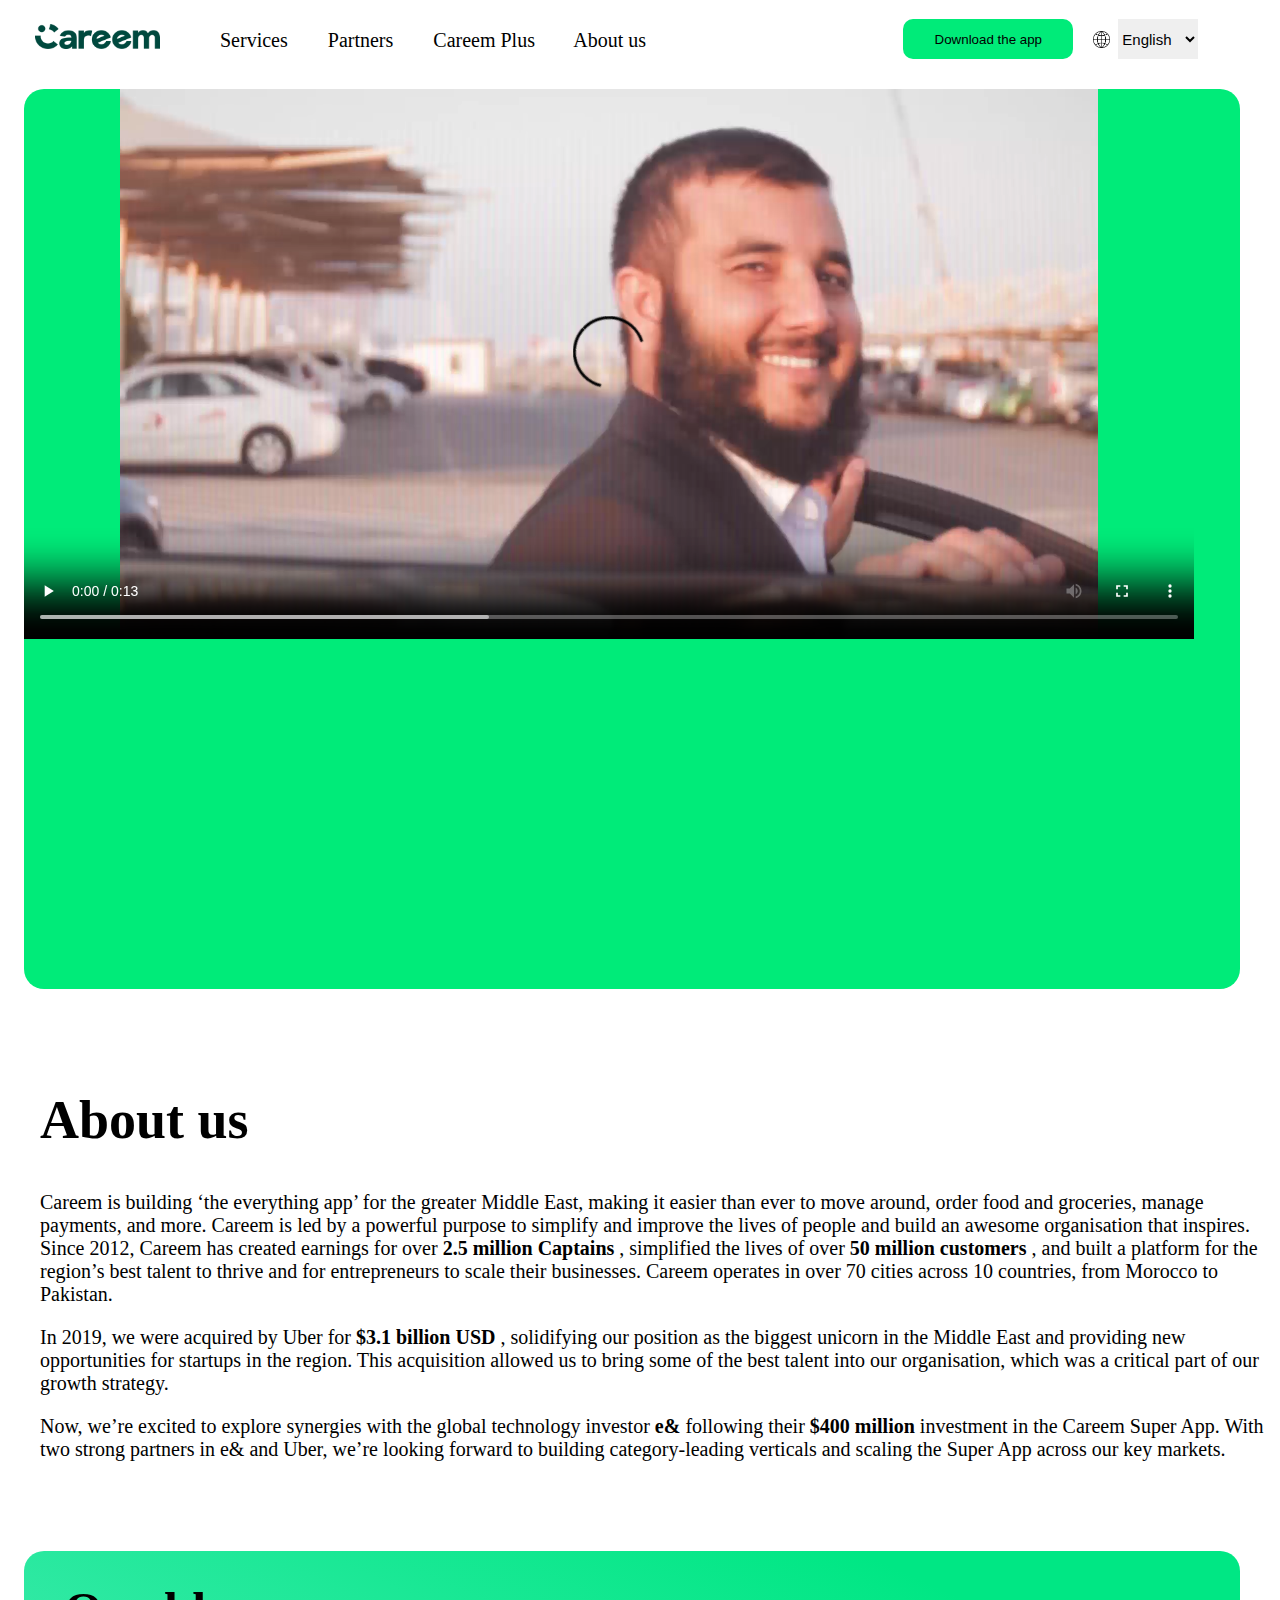
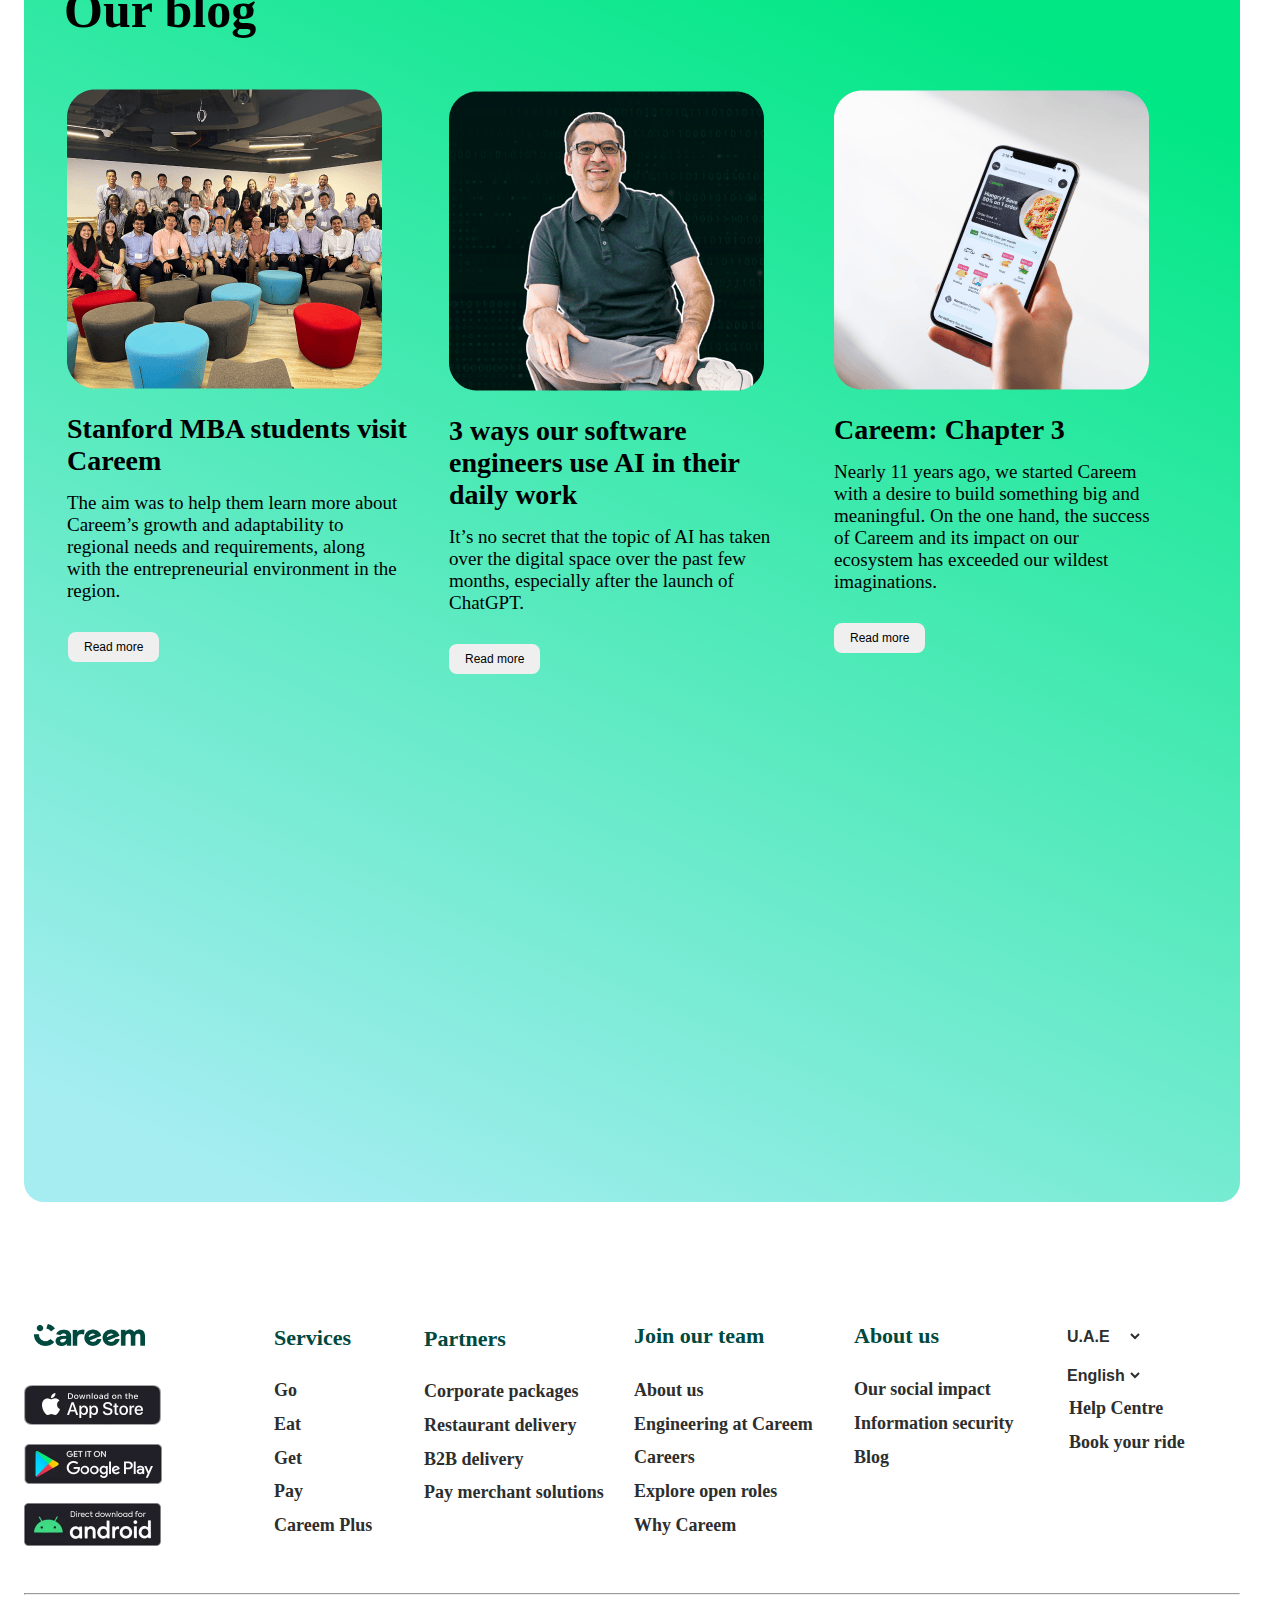
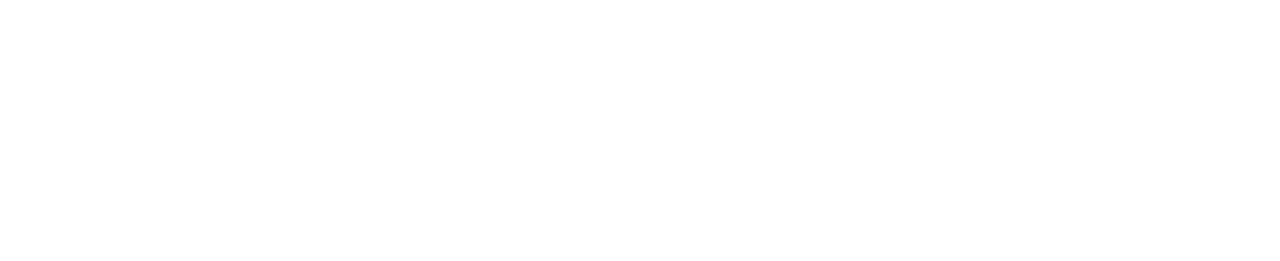
<file: Aboutus.html>
<!DOCTYPE html>
<html lang="en">
<head>
    <meta charset="UTF-8">
    <meta name="viewport" content="width=device-width, initial-scale=1.0">
    <title> About us | Careem</title>
    <link rel="stylesheet" href="style.css">
    <script src="//cdn.jsdelivr.net/npm/bootstrap@5.3.1/dist/css/bootstrap.min.css"></script>
</head>
<body>
    <script src="https://cdn.jsdelivr.net/npm/bootstrap@5.3.1/dist/js/bootstrap.bundle.min.js"></script>
        <div class="Careem">
        <div class="mainheader">
            <div class="mainnav">
                <ul class="navbar"> 
                    <li class="careem"><img src="./images/careem_logo_new_36c7f7d5bd.png" width="125px" height="25.20px"></li>
                    <li class="services">Services</li>
                    <li class="partners">Partners</li>
                    
                    <div class="cp"><li>Careem Plus</li></div>
                    <li class="au">About us</li>
                    <div class="dta">
                        <button class="btn" type="button" data-bs-toggle="dta" aria-expanded="false">
                          Download the app
                        </button>
                    </div>
                    <img src="./images/internet.png" width="17px" height="17px" class="worldimg">
                    <select class="lanu" type="text" name="Language" aria-placeholder="English">
                       <div><option value="English" class="English">English</option> 
                        <option value="العربية" class="Arabic">العربية</option></div>
                       </select>
                </ul>

                <div class="video"><video width="1170px" height="550px" controls type="video">
                    <source src="./images/TEASER_121222_V8_16_9_1_2ebc776192.mp4" preload="autoplay" autoplay="autoplay" loop="autoplay" aria-controls="autoplay">
                    
                  </video>
                </div>
            
            </div>
        </div>

    </div>
  
    <h2 class="pg-aboutus">About us</h2>
    <p class="pg-aboutustext">
        Careem is building ‘the everything app’ for the greater Middle East, making it easier than ever to move around, order food and groceries, manage payments, and more. Careem is led by a powerful purpose to simplify and improve the lives of people and build an awesome organisation that inspires. Since 2012, Careem has created earnings for over <strong>2.5 million Captains</strong> , simplified the lives of over <strong>50 million customers</strong> , and built a platform for the region’s best talent to thrive and for entrepreneurs to scale their businesses. Careem operates in over 70 cities across 10 countries, from Morocco to Pakistan.
    </p>
    <p class="pg-aboutustext1">
        In 2019, we were acquired by Uber for <strong>$3.1 billion USD</strong> , solidifying our position as the biggest unicorn in the Middle East and providing new opportunities for startups in the region. This acquisition allowed us to bring some of the best talent into our organisation, which was a critical part of our growth strategy.
    </p>
    <p class="pg-aboutustext2">
        Now, we’re excited to explore synergies with the global technology investor <strong>e&</strong> following their <strong>$400 million</strong>  investment in the Careem Super App. With two strong partners in e& and Uber, we’re looking forward to building category-leading verticals and scaling the Super App across our key markets.

    </p>

    <div class="au-blogcontainer">
        <h3 class="ourblog">Our blog</h3>
        <div class="mba-img">
          <img src="./images/Frame_26897_1_bb6a03ba30.png">
          <div>
            <h4 class="mba-heading">Stanford MBA students visit <br> Careem</h4>
            <div class="mba-text">
              The aim was to help them learn more about <br> Careem’s growth and adaptability to <br> regional needs and requirements, along <br> with the entrepreneurial environment in the <br>
              region.
              <div>
                <button class="mba-btn">Read more</button>
              </div>
            </div>
          </div>
        </div>
  
        <div class="ai-img">
          <img src="./images/Frame_26897_2_b7f6585029.png">
          <div>
            <h4 class="ai-heading">3 ways our software <br> engineers use AI in their <br> daily work</h4>
            <div class="ai-text">
              It’s no secret that the topic of AI has taken <br> over the digital space over the past few <br> months, especially after the launch of <br> ChatGPT.
              <div>
                <button class="ai-btn">Read more</button>
              </div>
            </div>
          </div>
        </div>
  
        <div class="chap3-img">
          <img src="./images/Frame_26897_3_2d3be98c80.png">
          <div>
            <h4 class="chap3-heading">Careem: Chapter 3</h4>
            <div class="chap3-text">
              Nearly 11 years ago, we started Careem <br> with a desire to build something big and <br> meaningful. On the one hand, the success <br> of Careem and its impact on our <br> ecosystem has exceeded our wildest <br> imaginations.
              <div>
                <button class="chap3-btn">Read more</button>
              </div>
            </div>
          </div>
        </div>
      </div>
  
      <div class="footercontainer">
        <li class="footer-logo"><img src="./images/careem_logo_new_36c7f7d5bd.png" width="111.44" height="22"></li>
          <li class="app-store"><img src="./images/app-store.webp" width="137" height="40"></li>
          <li class="google"><img src="./images/google-play.webp" width="138" height="40"></li>
          <li class="android"><img src="./images/apk-download.webp" width="137" height="43"></li>
  
          <div class="list-service">
              <li class="ser">Services</li>
              <li class="s1">Go</li>
              <li class="s2">Eat</li>
              <li class="s3">Get</li>
              <li class="s4">Pay</li>
              <li class="s5">Careem Plus</li>
          </div>
  
          
          <div class="list-partner">
            <li class="part">Partners</li>
            <li class="p1">Corporate packages</li>
            <li class="p2">Restaurant delivery</li>
            <li class="p3">B2B delivery</li>
            <li class="p4">Pay merchant solutions</li>
        </div>
  
        <div class="Join-team">
          <li class="join-our-team">Join our team</li>
          <li class="t1">About us</li>
          <li class="t2">Engineering at Careem</li>
          <li class="t3">Careers</li>
          <li class="t4">Explore open roles</li>
          <li class="t5">Why Careem</li>
      </div>
  
      <div class="bout-us">
        <li class="us">About us</li>
        <li class="a1">Our social impact</li>
        <li class="a2">Information security</li>
        <li class="a3">Blog</li>
    </div>
  
    <div class="citymain">
       <li><select class="location" type="text" name="location" aria-placeholder="U.A.E">
           <div><option value="U.A.E" class="U.A.E">U.A.E</option></div>
        </select></li>
  
      <li><select class="languages" type="text" name="Language" aria-placeholder="English">
       <div><option value="English" class="English">English</option> 
       <option value="العربية" class="Arabic">العربية</option></div>
         </select></li>
      
      <li class="h-centre">Help Centre</li>
      <li class="book-ride">Book your ride</li>
  </div>
  
  
  
  <hr>
  
  
  
  
        
      </div>
  
  
  
  
  
  
  
  
  
  
  
  
  
  
  
  
  
  
  
  
  
  
     
      
  
  
  
      
  
  
  
  
  
  
  
  
  
  
  
  
  
  
  
  
  
  
  
  
  
  
  
  
  
  
  
  
  
          </div>
  
      </div>
  
  
</body>
</html>
</file>
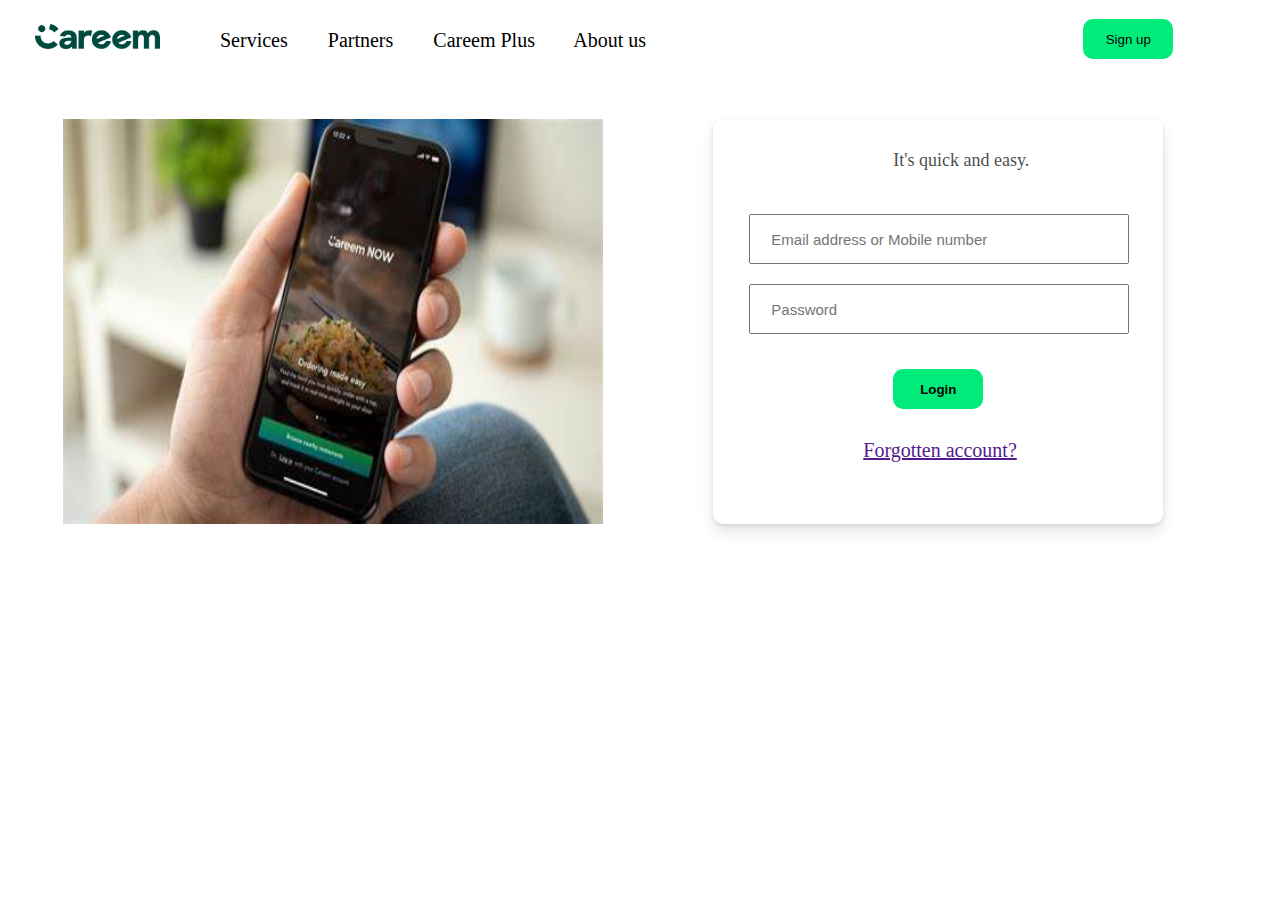
<file: Login.html>
<!DOCTYPE html>
<html lang="en">
<head>
    <meta charset="UTF-8">
    <meta name="viewport" content="width=device-width, initial-scale=1.0">
    <title> Login | Careem</title>
    <link rel="stylesheet" href="style.css">
    <script src="//cdn.jsdelivr.net/npm/bootstrap@5.3.1/dist/css/bootstrap.min.css"></script>
</head>
<body>
    <script src="https://cdn.jsdelivr.net/npm/bootstrap@5.3.1/dist/js/bootstrap.bundle.min.js"></script>
        <div class="Careem">
        <div class="mainheader">
            <div class="mainnav">
                <ul class="navbar"> 
                    <li class="careem"><img src="./images/careem_logo_new_36c7f7d5bd.png" width="125px" height="25.20px"></li>
                    <li class="services">Services</li>
                    <li class="partners">Partners</li>
                    
                    <div class="cp"><li>Careem Plus</li></div>
                    <li class="au">About us</li>
                    <div class="dta">
                        <a href="./Signup.html"><button class="btn3" type="button" data-bs-toggle="dta" aria-expanded="false">
                            Sign up
                        </button></a>
                    </div>

                    <div class="c-loginimg">
                        <img src="./images/OIP.jpg" width="540" height="405">
                    </div>

                    <div class="main-header">
                        <div class="header">
                        <div class="sec-main-header">
                        <div class="sec-header">
                           
                        <div>
                            <br><br>
                            <div>
                                <h5 class="quick">It's quick and easy.</h5><br>
                            </div> 
                               
                            <div>
                               <input type="text" name="Email address or Mobile number" placeholder="Email address or Mobile number" class="email">
                            </div>
                            
                            <div>
                               <input type="text" name="Password" placeholder="Password" class="Password">
                            </div>
                
                            <div class="dta">
                                <button class="btn21" type="button" data-bs-toggle="dta" aria-expanded="false">
                                  Login
                                </button>
                            <div class="FA">
                                <a href="">Forgotten account?</a>
                            </div>
                            <br>
                        </div>
                        </div>
                    </div>
                </body>
                </html>
</file>
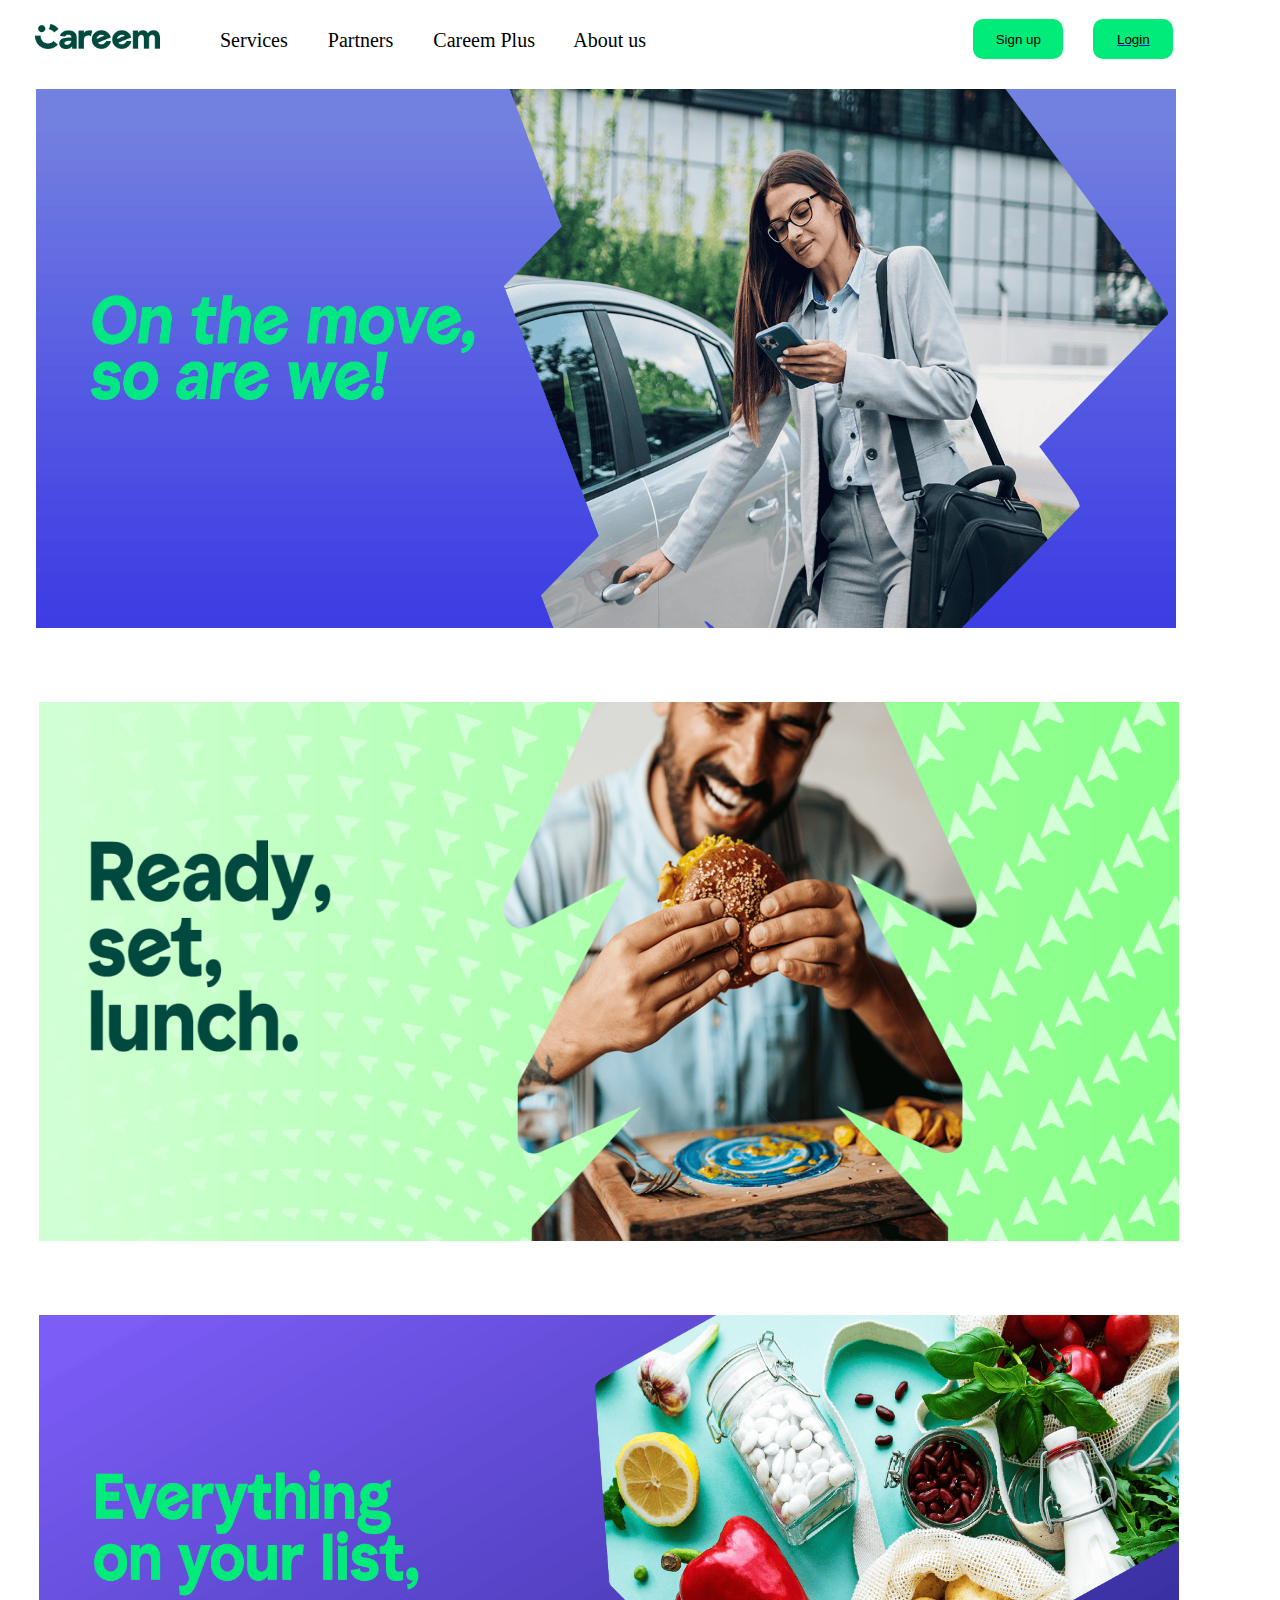
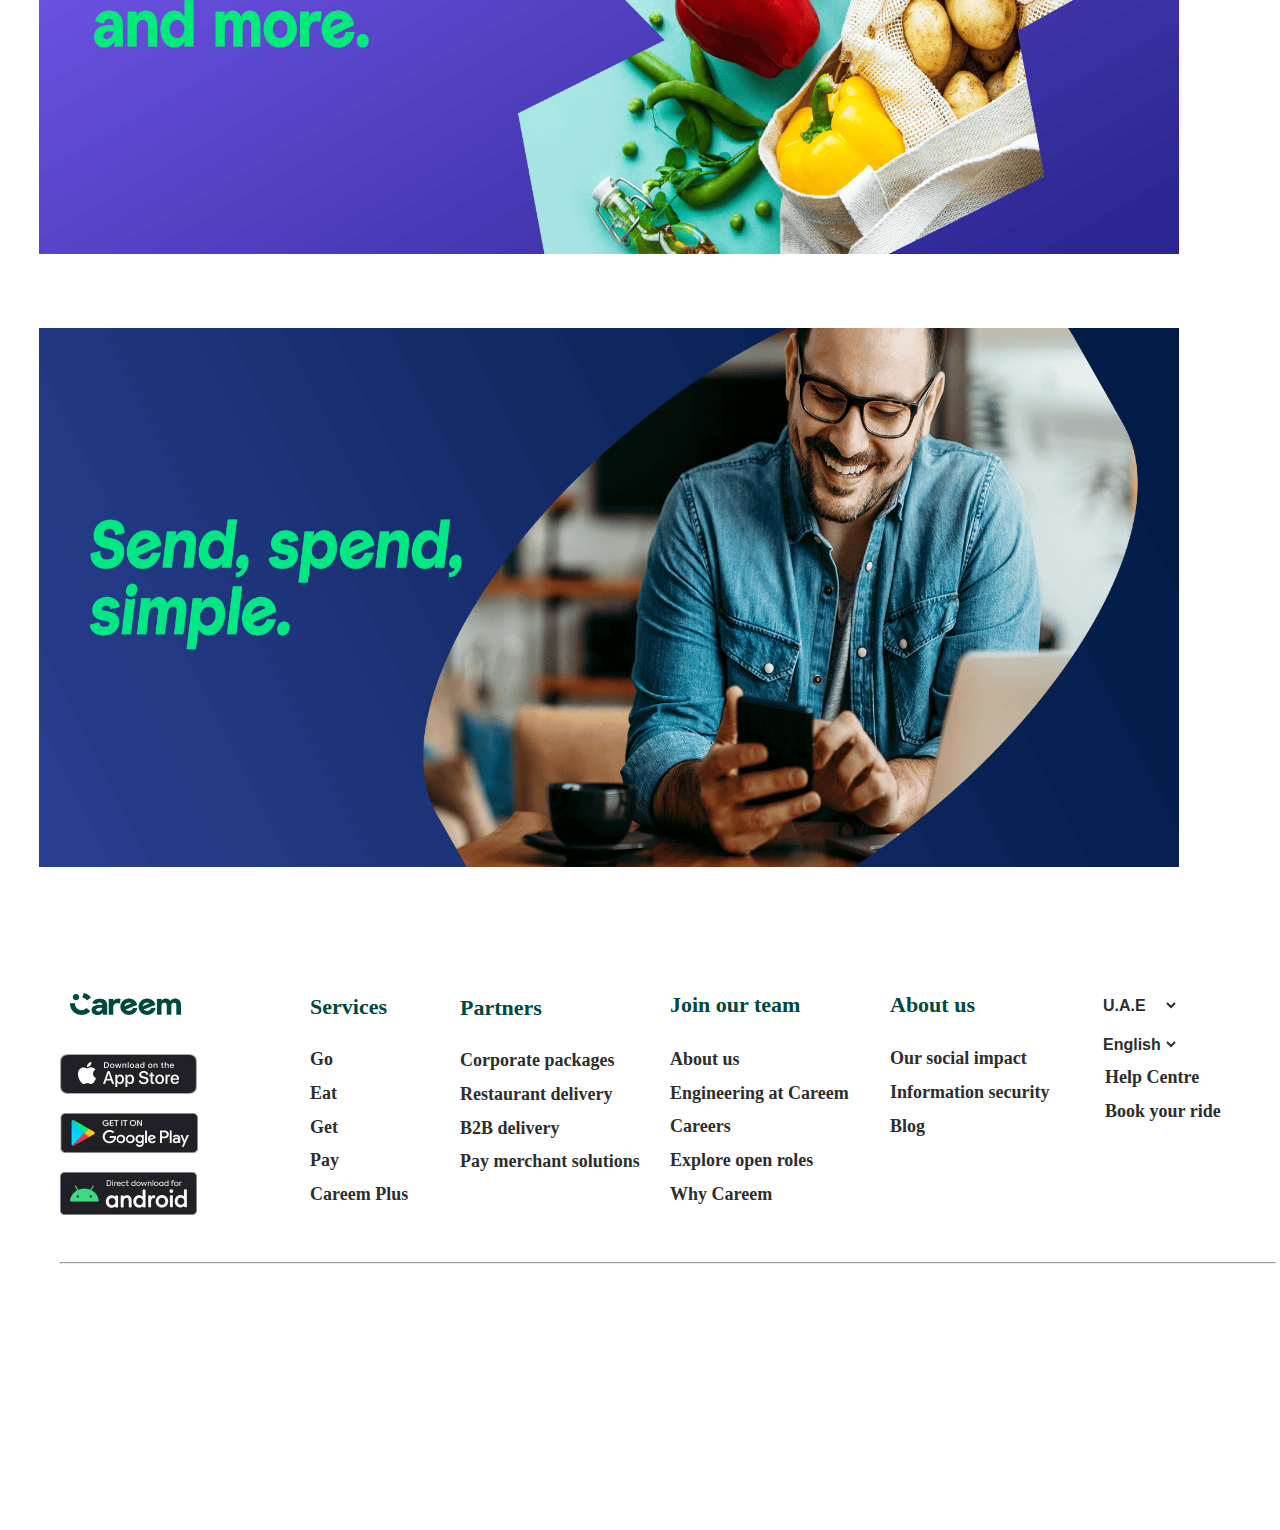
<file: Services.html>
<!DOCTYPE html>
<html lang="en">
<head>
    <meta charset="UTF-8">
    <meta name="viewport" content="width=device-width, initial-scale=1.0">
    <title>Services | Careem</title>
    <link rel="stylesheet" href="style.css">
    <script src="//cdn.jsdelivr.net/npm/bootstrap@5.3.1/dist/css/bootstrap.min.css"></script>
</head>
<body>
    <script src="https://cdn.jsdelivr.net/npm/bootstrap@5.3.1/dist/js/bootstrap.bundle.min.js"></script>
        <div class="Careem">
        <div class="mainheader">
            <div class="mainnav">
                <ul class="navbar"> 
                    <li class="careem"><img src="./images/careem_logo_new_36c7f7d5bd.png" width="125px" height="25.20px"></li>
                    <li class="services">Services</li>
                    <li class="partners">Partners</li>
                    
                    <div class="cp"><li>Careem Plus</li></div>
                    <li class="au">About us</li>
                    <div class="dta">
                        <a href="./Signup.html"><button class="btn1" type="button" data-bs-toggle="dta" aria-expanded="false">
                          Sign up 
                        </button></a>
                        <div class="dta">
                            <a href="./Login.html"><button class="btn2" type="button">
                              Login
                            </button></a>
                        </div>
                    </div>
                </ul>

                <div class="service-container">
                  <img src="./images/service banner.png" width="1140px" height="539">

                <div class="food-container">
                    <img src="./images/food banner.png" width="1140px" height="539">
                </div>

                <div class="supermarket-container">
                    <img src="./images/market banner.png" width="1140px" height="539">
                </div>

                <div class="pay-container">
                    <img src="./images/pay banner.png" width="1140px" height="539">
                </div>
                
                <div class="footercontainer">
                  <li class="footer-logo"><img src="./images/careem_logo_new_36c7f7d5bd.png" width="111.44" height="22"></li>
                    <li class="app-store"><img src="./images/app-store.webp" width="137" height="40"></li>
                    <li class="google"><img src="./images/google-play.webp" width="138" height="40"></li>
                    <li class="android"><img src="./images/apk-download.webp" width="137" height="43"></li>
            
                    <div class="list-service">
                        <li class="ser">Services</li>
                        <li class="s1">Go</li>
                        <li class="s2">Eat</li>
                        <li class="s3">Get</li>
                        <li class="s4">Pay</li>
                        <li class="s5">Careem Plus</li>
                    </div>
            
                    
                    <div class="list-partner">
                      <li class="part">Partners</li>
                      <li class="p1">Corporate packages</li>
                      <li class="p2">Restaurant delivery</li>
                      <li class="p3">B2B delivery</li>
                      <li class="p4">Pay merchant solutions</li>
                  </div>
            
                  <div class="Join-team">
                    <li class="join-our-team">Join our team</li>
                    <li class="t1">About us</li>
                    <li class="t2">Engineering at Careem</li>
                    <li class="t3">Careers</li>
                    <li class="t4">Explore open roles</li>
                    <li class="t5">Why Careem</li>
                </div>
            
                <div class="bout-us">
                  <li class="us">About us</li>
                  <li class="a1">Our social impact</li>
                  <li class="a2">Information security</li>
                  <li class="a3">Blog</li>
              </div>
            
              <div class="citymain">
                 <li><select class="location" type="text" name="location" aria-placeholder="U.A.E">
                     <div><option value="U.A.E" class="U.A.E">U.A.E</option></div>
                  </select></li>
            
                <li><select class="languages" type="text" name="Language" aria-placeholder="English">
                 <div><option value="English" class="English">English</option> 
                 <option value="العربية" class="Arabic">العربية</option></div>
                   </select></li>
                
                <li class="h-centre">Help Centre</li>
                <li class="book-ride">Book your ride</li>
            </div>
            
            
            
            <hr>
            
            
            
            
                  
                </div>
            
            
            
            
            
            
            
            
            
            
            
            
            
            
            
            
            
            
            
            
            
            
               
                
            
            
            
                
            
            
            
            
            
            
            
            
            
            
            
            
            
            
            
            
            
            
            
            
            
            
            
            
            
            
            
            
            
                    </div>
            
                </div>
            
            
            
            
            
                
            </body>
            </html>
</file>
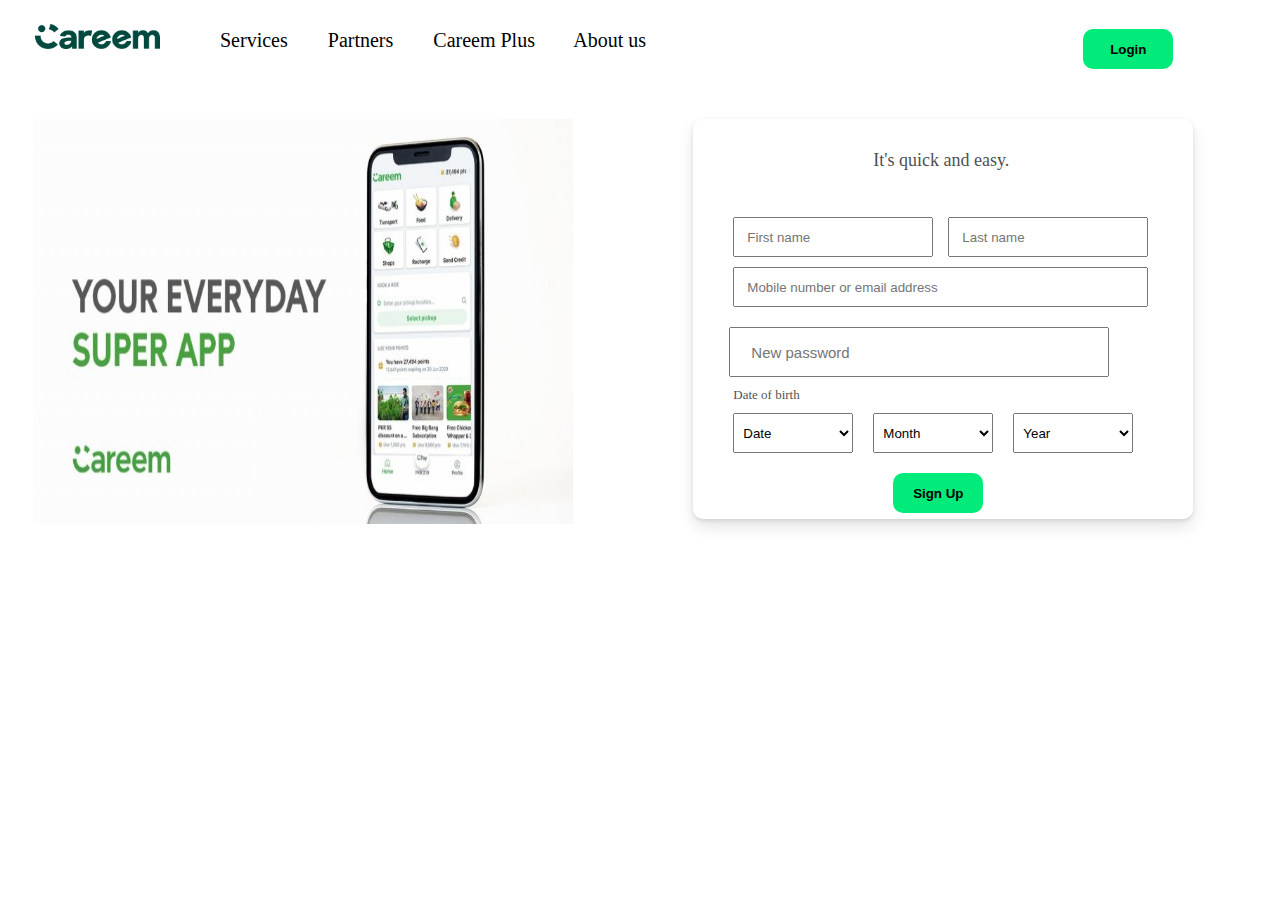
<file: Signup.html>
<!DOCTYPE html>
<html lang="en">
<head>
    <meta charset="UTF-8">
    <meta name="viewport" content="width=device-width, initial-scale=1.0">
    <title> Sign up| Careem</title>
    <link rel="stylesheet" href="style.css">
</head>
<body>
        <div class="Careem">
        <div class="mainheader">
            <div class="mainnav">
                <ul class="navbar"> 
                    <li class="careem"><img src="./images/careem_logo_new_36c7f7d5bd.png" width="125px" height="25.20px"></li>
                    <li class="services">Services</li>
                    <li class="partners">Partners</li>
                    
                    <div class="cp"><li>Careem Plus</li></div>
                    <li class="au">About us</li>
                    <div class="dta">
                      <a href="./Login.html"><button class="btn22" type="button" data-bs-toggle="dta" aria-expanded="false">
                          Login
                        </button></a>
                    </div>

                    <div class="c-signupimg">
                        <img src="./images/CAREEM-SUPER-APP-768x402.jpg" width="540" height="405">
                    </div>
    
    <div class="main-form">
        <br><br>
        
        <h5 class="quick">It's quick and easy.</h5><br>
        
        <br>
        <p>
            <div>
                <input type="text" name="FirstName" placeholder="First name" class="FirstName">
                <input type="text" name="LastName" placeholder="Last name" class="LastName">
            </div>
            
            <div>
                <input type="email" name="Email" placeholder="Mobile number or email address" class="Email">
            </div>
            
            <div>
                <input type="password" name="Passport" placeholder="New password" class="Password">
            </div>
            
            </p>


            <p> 
                <div><span class="DOB">Date of birth</span></div>
                <div>
                <select type="date" name="Date" aria-placeholder="Date" class="date">
                        <option aria-placeholder="Date">Date</option>
                        <option value="1">1</option>
                        <option value="2">2</option>
                        <option value="3">3</option>
                        <option value="4">4</option>
                        <option value="5">5</option>
                        <option value="6">6</option>
                        <option value="7">7</option>
                        <option value="8">8</option>
                        <option value="9">9</option>
                        <option value="10">10</option>
                        <option value="11">11</option>
                        <option value="12">12</option>
                        <option value="13">13</option>
                        <option value="14">14</option>
                        <option value="15">15</option>
                        <option value="16">16</option>
                        <option value="17">17</option>
                        <option value="18">18</option>
                        <option value="19">19</option>
                        <option value="20">20</option>
                        <option value="21">21</option>
                        <option value="22">22</option>
                        <option value="23">23</option>
                        <option value="24">24</option>
                        <option value="25">25</option>
                        <option value="26">26</option>
                        <option value="27">27</option>
                        <option value="28">28</option>
                        <option value="29">29</option>
                        <option value="30">30</option>
                        <option value="31">31</option>
                </select>
            </div>

            <div>
                <select type="Month" name="month" class="month">
                    <option aria-placeholder="Month">Month</option>
                    <option value="January">January</option>
                    <option value="Feburury">Feburury</option>
                    <option value="March">March</option>
                    <option value="April">April</option>
                    <option value="May">May</option>
                    <option value="June">June</option>
                    <option value="July">July</option>
                    <option value="Auguest">Auguest</option>
                    <option value="September">September</option>
                    <option value="October">October</option>
                    <option value="November">November</option>
                    <option value="December">December</option>
                </select>
            </div>

            <div>
                <select type="Year" name="Year" class="Year">
                    <option aria-placeholder="Year">Year</option>
                    <option value="2023">2023</option>
                    <option value="2022">2022</option>
                    <option value="2021">2021</option>
                    <option value="2020">2020</option>
                    <option value="2019">2019</option>
                    <option value="2018">2018</option>
                    <option value="2017">2017</option>
                    <option value="2016">2016</option>
                    <option value="2014">2014</option>
                    <option value="2013">2013</option>
                    <option value="2012">2012</option>
                    <option value="2011">2011</option>
                    <option value="2010">2010</option>
                    <option value="2009">2009</option>
                    <option value="2008">2008</option>
                    <option value="2007">2007</option>
                    <option value="2006">2006</option>
                    <option value="2005">2005</option>
                    <option value="2004">2004</option>
                    <option value="2003">2003</option>
                    <option value="2002">2002</option>
                    <option value="2001">2001</option>
                    <option value="2000">2000</option>
                </select>
            </div>

            <button class="Signup">Sign Up</button></a>

           



        </p>
    </div>
    </div>
   </div>
  </div>
 </div>


</body>
</html>
</file>
<file: style.css>
*{
    padding: 0%;
    margin: 0%;
    box-sizing: border-box;
    cursor: pointer;
}



.navbar{
    display: flex;
    list-style: none;
    min-height: 15px;
    font-size: 20px;
    font-weight: 400;
    color: black;
    padding-top: 1.5%;
    cursor: pointer;
    
        
}

.btn{
    min-height: 40px;
    min-width: 170px;
    background-color: #00eb79;
    border-style: none;
    border-radius: 10px;
    margin-left: 130px;
    
   
}

.careem{
    margin-left: 35px;
    margin-top: 5px;
    
}

.services{
    margin-left: 60px;
    margin-top: 10px;
    
}

.services:hover{
    color: #00eb79;
    text-decoration:unset;
    
}


.partners{
    margin-left: 40px;
    margin-top: 10px;
    
}

.partners:hover{
    color: #00eb79;
    text-decoration: underline;
    
}

.cp{
    margin-left: 40px;
    margin-top: 10px;
    min-width: 200px;

}

.cp:hover{
    color: #00eb79;
    text-decoration: underline;
    
}

.au{
    margin-left: -60px;
    margin-top: 10px;
    min-width: 200px;

}

.au:hover{
    color: #00eb79;
    text-decoration: underline;
    
}



.eng{
    margin-left: 30px;
    margin-top: 10px;

}

.mainheader{
    min-height: 90px;
    background-color: white
    
}

.lanu{
    max-height: 40px;
    border-style: none;
    font-size: 15px;
    border-color: white;
    min-width: 80px;
    margin-left: 8px;
   
}

.English:hover{
    color: #00eb79;
}

.العربية:hover{
    color: #00eb79;
}

.worldimg{
    margin-left: 20px;
    margin-top: 12px;
    

}

.video{
    height: 100vh;
    width: 95vw;
    margin-left: 24px;
    margin-top: 30px;
    border-radius: 20px;
    background-color: #00eb79;
}


.services-box1{
    display: inline-block;
    width: 280px;
    height: 455px;
    background-color: #3837e4;
    border-radius: 20px;
    margin-top: 30px;
    margin-left: 24px;
    

}


.Sec-goanywhere{
    list-style: none;
    margin-top: 60px;
    margin-left: 50px;
    font-size: 23px;
    color: white;

}


.Texi{
    margin-top: 12px;
}

#logo2{
    margin-left: -25px;
}

.Bike{
    margin-top: 12px;
}

#logo3{
    margin-left: -25px;
}

.CarRental{
    margin-top: 12px;
}

#logo4{
    margin-left: -25px;
}

.SchoolRides{
    margin-top: 12px;
}

#logo5{
    margin-left: -25px;
}


.go{
    color: white;
    padding-top: 1.5rem;
    padding-left: 1.5rem;
    font-size: 60px;
}

.anywhere{
    color: white;
    font-size: 40px;
    line-height: 10px;
    font-weight: 700;
    padding-left: 1.5rem;

}


.rides{
    
    margin-top: 6px;
    padding-left: 4rem;
    font-size: 20px;
    font-weight: 200px;
    color: white;

}

#logo1{
    margin-left: -25px;
}

.Eat-box2{
    width: 280px;
    height: 455px;
    background-color: #d2ffd5;
    border-radius: 20px;
    margin-left: 320px;
    margin-top: -455px;
}

.Sec-eatanytime{
    list-style: none;
    margin-top: 60px;
    margin-left: 50px;
    font-size: 23px;
    color: #00493e;
}
    

.Eat{
    color: #00493e;
    font-size: 60px;
    font-weight: 700;
    padding-top: 1.5rem;
    padding-left: 1.5rem;
    
}

.anytime{
    color: #00493e;
    font-size: 40px;
    line-height: 10px;
    font-weight: 700;
    padding-left: 1.5rem;


}

.Food{
        margin-top: 12px;
}

#logo6{
    margin-left: -25px;
}

.Dineout{
        margin-top: 12px;
}

#logo7{
    margin-left: -25px;
}



.get-box3{
    width: 280px;
    height: 455px;
    background-color: #7f5ffa;
    border-radius: 20px;
    margin-left: 615px;
    margin-top: -455px;
}

.Sec-getanything{
    list-style: none;
    margin-top: 60px;
    margin-left: 50px;
    font-size: 23px;
    color: #d2ffd5;
}

.get{
    color: #d2ffd5;
    font-size: 60px;
    font-weight: 700;
    padding-top: 1.5rem;
    padding-left: 1.5rem;
    
}

.anything{
    color: #d2ffd5;
    font-size: 40px;
    line-height: 10px;
    font-weight: 700;
    padding-left: 1.5rem;
}

.Quik{
    margin-top: 12px;
}

#logo8{
    margin-left: -25px;
}

.Supermarkets{
    margin-top: 12px;
}

#logo9{
    margin-left: -25px;
}

.Delivery{
    margin-top: 12px;
}

#logo10{
    margin-left: -25px;
}

.HomeCleaning{
    margin-top: 12px;
}

#logo11{
    margin-left: -25px;
}

.salonspa{
    margin-top: 12px;
}

#logo12{
    margin-left: -25px;
}

.Laundry{
    margin-top: 12px;
}

#logo13{
    margin-left: -25px;
}




.pay-box4{
    width: 280px;
    height: 455px;
    background-color: #001942;
    border-radius: 20px;
    margin-left: 910px;
    margin-top: -455px;
    
}

.Sec-payanyone{
    list-style: none;
    margin-top: 60px;
    margin-left: 50px;
    font-size: 23px;
    color: white;
}

.pays{
    color: white;
    font-size: 60px;
    font-weight: 700;
    padding-top: 1.5rem;
    padding-left: 1.5rem;
    
}

.anyone{
    color: white;
    font-size: 40px;
    line-height: 10px;
    font-weight: 700;
    padding-left: 1.5rem;
}

.pay{
    margin-top: 12px;
}

#logo14{
    margin-left: -25px;
}

.donation{
    margin-top: 12px;
}

#logo15{
    margin-left: -25px;
}


/* Content Container Styles (slides) */
.content {
    margin: 2rem;
    padding: 0;
    border-radius: 10px;
    width: 95%;
    height: 70vh;
    overflow: hidden;
    border: 1px transparent;
    box-shadow: 20px hsl(0, 0%, 3%);
    z-index: -1;
  }
  
  .show {
    justify-content: center;
    align-items: center;
  }
  
  .show img {
    width: 60rem;
    height: 30rem;
  }
  
  /* Slide Content Styles */
  .slide_content {
    float: left;
    width: 100%;
    height: 50vh;
  }
  
  .slides {
    width: 2400px;
    -webkit-animation-name: slide;
    -webkit-animation-duration: 20s;
    -webkit-animation-iteration-count: infinite;
    -webkit-animation-play-state: running;
    display: flex;
    justify-content: center;
    align-items: center;
  }
  
  .slide_content:nth-child(1) {
    z-index: 1;
  }
  
  /* Keyframe Animation for Slides */
  @keyframes slide {
    20% {
      margin-left: 0px;
    }
    40% {
      margin-left: calc(-600px * 1);
    }
    60% {
      margin-left: calc(-600px * 2);
    }
    80% {
      margin-left: calc(-600px * 3);
    }
  }

  .maincontainer{
    height: 90vh;
    width: 95vw;
    margin-left: 24px;
    margin-top: 30px;
    border-radius: 20px;
  }

  .aboutus{
    color: black;
    padding-left: 80px;
    padding-top: 160px;
    font-size: 50px;
    font-weight: 700;
    
  }

  .text{
    font-size: 20px;
    font-weight: 500;
    color: black;
    padding-left: 80px;
    padding-top: 25px;

  }

  .img{
    width: 469;
    height: 358;
    margin-top: -300px;
    margin-left: 670px;
  }

  .readmore{
    background-color: #00eb79;
    font-size: 12px;
    font-weight: 500;
    padding: 0.5rem 1rem;
    border-radius: 8px;
    border: transparent;

}

.readmore{
    margin-left: 78px;
    margin-top: 30px;
}
  
.maincontainer1{
    height: 90vh;
    width: 95vw;
    margin-left: 24px;
    margin-top: 8px;
    border-radius: 20px;
    background: linear-gradient(204.49deg,#00e784 9.64%,#a6edf2 93.8%);
  }

  .img1{
    width: 469;
    height: 358;
    padding-left: 40px;
    padding-top: 80px;
  }

  .captain{
    color: black;
    margin-left: 630px;
    margin-top: -280px;
    font-size: 50px;
    font-weight: 700;
    
  }

  .text1{
    font-size: 20px;
    font-weight: 500;
    color: black;
    margin-left: 630px;
    margin-top: 10px;

  }

.maincontainer2{
    height: 90vh;
    width: 95vw;
    margin-left: 24px;
    margin-top: 30px;
    border-radius: 20px;
  }

  .Ec{
    color: black;
    padding-left: 80px;
    padding-top: 160px;
    font-size: 50px;
    font-weight: 700;
    
  }

  .text2{
    font-size: 20px;
    font-weight: 500;
    color: black;
    padding-left: 80px;
    padding-top: 25px;

  }

  .img2{
    width: 469;
    height: 358;
    margin-top: -250px;
    margin-left: 670px;
    display: inline-flex;
  }


.maincontainer3{
    height: 90vh;
    width: 95vw;
    margin-left: 24px;
    margin-top: 5px;
    border-radius: 20px;
  }

  .img3{
    width: 469;
    height: 358;
    padding-left: 40px;
    padding-top: 80px;
  }

  .osi{
    color: black;
    margin-left: 630px;
    margin-top: -280px;
    font-size: 50px;
    font-weight: 700;
    
  }

  .text3{
    font-size: 20px;
    font-weight: 500;
    color: black;
    margin-left: 630px;
    margin-top: 10px;

}

 
.blogcontainer{
    height: 138vh;
    width: 95vw;
    margin-left: 24px;
    margin-top: 2px;
    border-radius: 20px;
    background: linear-gradient(204.49deg,#00e784 9.64%,#a6edf2 93.8%);
}


.ourblog{
padding-left: 40px;
padding-top: 30px;
font-size: 50px;
font-weight: 700;

}    

.mba-img{
    padding-left: 43px;
    padding-top: 50px;
}

.mba-heading{
    
    font-weight: 700;
    font-size: 28px;
    padding-top: 20px;
}

.mba-text{
    font-size: 19px;
    font-weight: 100;
    margin-top: 15px;
    word-break: break-word;
}

.mba-btn{
    color: white;
    font-size: 12px;
    font-weight: 500;
    padding: 0.5rem 1rem;
    border-radius: 8px;
    border: transparent;


}

.mba-btn{
    color: black;
    margin-left: 1px;
    margin-top: 30px;

}

.ai-img{

    padding-left: 425px;
    margin-top: -571px;
}

.ai-heading{
    
    font-weight: 700;
    font-size: 28px;
    padding-top: 20px;
}

.ai-text{
    font-size: 19px;
    font-weight: 100;
    margin-top: 15px;
    word-break: break-word;
}

.ai-btn{
    color: white;
    font-size: 12px;
    font-weight: 500;
    padding: 0.5rem 1rem;
    border-radius: 8px;
    border: transparent;


}

.ai-btn{
    color: black;
    margin-top: 30px;

}

.mba-btn{
    color: black;
    margin-left: 1px;
    margin-top: 30px;

}

.chap3-img{

    padding-left: 810px;
    margin-top: -584px;
}

.chap3-heading{
    
    font-weight: 700;
    font-size: 28px;
    padding-top: 20px;
}

.chap3-text{
    font-size: 19px;
    font-weight: 100;
    margin-top: 15px;
    word-break: break-word;
}

.chap3-btn{
    color: white;
    font-size: 12px;
    font-weight: 500;
    padding: 0.5rem 1rem;
    border-radius: 8px;
    border: transparent;


}

.chap3-btn{
    color: black;
    margin-top: 30px;
    

}

.footercontainer{
    height: 73vh;
    width: 95vw;
    margin-left: 24px;
    margin-top: 2px;
   
}
 
.footer-logo{
    list-style: none;
    margin-left: 10px;
    padding-top: 120px;
}

.app-store{
    list-style: none;
    padding-top: 35px;
   
}


.google{
    list-style: none;
    padding-top: 15px;

}

.android{
    list-style: none;
    padding-top: 15px;

}

.ser{
    list-style: none;
    margin-left: 250px;
    margin-top: -225px;
    font-size: 22px;
    color: #00493e;
    font-weight: 700;

}

.s1{
    list-style: none;
    margin-left: 250px;
    margin-top: 1.8rem;
    font-weight: 600;
    font-size: 18px;
    color: #2d2e2e;

}

.s1:hover{
    color: #00eb79;
    text-decoration: underline;

}
.s2{
    list-style: none;
    margin-left: 250px;
    margin-top: 0.8rem;
    font-weight: 600;
    font-size: 18px;
    color: #2d2e2e;

}

.s2:hover{
    color: #00eb79;
    text-decoration: underline;
}

.s3{
    list-style: none;
    margin-left: 250px;
    margin-top: 0.8rem;
    font-weight: 600;
    font-size: 18px;
    color: #2d2e2e;
    
}
.s3:hover{
    color: #00eb79;
    text-decoration: underline;
}

.s4{
    list-style: none;
    margin-left: 250px;
    margin-top: 0.8rem;
    font-weight: 600;
    font-size: 18px;
    color: #2d2e2e;
    
}

.s4:hover{
    color: #00eb79;
    text-decoration: underline;
}

.s5{
    list-style: none;
    margin-left: 250px;
    margin-top: 0.8rem;
    font-weight: 600;
    font-size: 18px;
    color: #2d2e2e;
    
}

.s5:hover{
    color: #00eb79;
    text-decoration: underline;
}

.part{
    list-style: none;
    margin-left: 400px;
    margin-top: -210px;
    font-size: 22px;
    color: #00493e;
    font-weight: 700;

}

.p1{
    list-style: none;
    margin-left: 400px;
    margin-top: 1.8rem;
    font-weight: 600;
    font-size: 18px;
    color: #2d2e2e;

}

.p1:hover{
    color: #00eb79;
    text-decoration: underline;
}

.p2{
    list-style: none;
    margin-left: 400px;
    margin-top: 0.8rem;
    font-weight: 600;
    font-size: 18px;
    color: #2d2e2e;

}

.p2:hover{
    color: #00eb79;
    text-decoration: underline;
}

.p3{
    list-style: none;
    margin-left: 400px;
    margin-top: 0.8rem;
    font-weight: 600;
    font-size: 18px;
    color: #2d2e2e;
    
}

.p3:hover{
    color: #00eb79;
    text-decoration: underline;
}

.p4{
    list-style: none;
    margin-left: 400px;
    margin-top: 0.8rem;
    font-weight: 600;
    font-size: 18px;
    color: #2d2e2e;
    
}

.p4:hover{
    color: #00eb79;
    text-decoration: underline;
}

.join-our-team{
    list-style: none;
    margin-left: 610px;
    margin-top: -180px;
    font-size: 22px;
    color: #00493e;
    font-weight: 700;

}

.t1{
    list-style: none;
    margin-left: 610px;
    margin-top: 1.9rem;
    font-weight: 600;
    font-size: 18px;
    color: #2d2e2e;

}

.t1:hover{
    color: #00eb79;
    text-decoration: underline;
}

.t2{
    list-style: none;
    margin-left: 610px;
    margin-top: 0.8rem;
    font-weight: 600;
    font-size: 18px;
    color: #2d2e2e;

}

.t2:hover{
    color: #00eb79;
    text-decoration: underline;
}

.t3{
    list-style: none;
    margin-left: 610px;
    margin-top: 0.8rem;
    font-weight: 600;
    font-size: 18px;
    color: #2d2e2e;
    
}

.t3:hover{
    color: #00eb79;
    text-decoration: underline;
}

.t4{
    list-style: none;
    margin-left: 610px;
    margin-top: 0.8rem;
    font-weight: 600;
    font-size: 18px;
    color: #2d2e2e;
    
}

.t4:hover{
    color: #00eb79;
    text-decoration: underline;
}

.t5{
    list-style: none;
    margin-left: 610px;
    margin-top: 0.8rem;
    font-weight: 600;
    font-size: 18px;
    color: #2d2e2e;
    
}

.t5:hover{
    color: #00eb79;
    text-decoration: underline;
}

.us{
    list-style: none;
    margin-left: 830px;
    margin-top: -213px;
    font-size: 22px;
    color: #00493e;
    font-weight: 700;

}

.a1{
    list-style: none;
    margin-left: 830px;
    margin-top: 1.9rem;
    font-weight: 600;
    font-size: 18px;
    color: #2d2e2e;

}

.a1:hover{
    color: #00eb79;
    text-decoration: underline;
}

.a2{
    list-style: none;
    margin-left: 830px;
    margin-top: 0.8rem;
    font-weight: 600;
    font-size: 18px;
    color: #2d2e2e;

}

.a2:hover{
    color: #00eb79;
    text-decoration: underline;
}

.a3{
    list-style: none;
    margin-left: 830px;
    margin-top: 0.8rem;
    font-weight: 600;
    font-size: 18px;
    color: #2d2e2e;
    
}

.a3:hover{
    color: #00eb79;
    text-decoration: underline;
}

.citymain{
    list-style: none;
    margin-top: -140px;
    margin-bottom: 140px;
}


.location{
    list-style: none;
    margin-left: 1039px;
    margin-top: -140px;
    font-weight: 600;
    font-size: 16px;
    color: #2d2e2e;
    border: transparent;
    
    

}

.location{
    list-style: none;
    max-height: 40px;
    border-style: none;
    background-color: transparent;
    border: transparent;
    min-width: 80px;
    
}


.languages{
    list-style: none;
    margin-left: 1039px;
    margin-top: -1200px;
    font-weight: 600;
    font-size: 16px;
    color: #2d2e2e;
    border: transparent;
    margin-top: 20px;
    

}

.languages{
    list-style: none;
    max-height: 40px;
    border-style: none;
    background-color: transparent;
    border: transparent;
    min-width: 80px;
    
}

.h-centre{
    list-style: none;
    margin-left: 1045px;
    margin-top: 0.8rem;
    font-weight: 600;
    font-size: 18px;
    color: #2d2e2e;
    
}

.book-ride{
    list-style: none;
    margin-left: 1045px;
    margin-top: 0.8rem;
    font-weight: 600;
    font-size: 18px;
    color: #2d2e2e;
    
}


 /* page-aboutus    */
 .pg-aboutus{
    color: black;
    padding-left: 40px;
    padding-top: 100px;
    font-size: 54px;
    font-weight: 700;

 }

 .pg-aboutustext {
    color: black;
    padding-left: 40px;
    padding-top: 40px;
    font-size: 20px;
    font-weight: 500;
    
 }

 .pg-aboutustext1{
    color: black;
    padding-left: 40px;
    padding-top: 20px;
    font-size: 20px;
    font-weight: 500;

 }

 .pg-aboutustext2{
    color: black;
    padding-left: 40px;
    padding-top: 20px;
    font-size: 20px;
    font-weight: 500;
    

 }

 .au-blogcontainer{
    height: 139vh;
    width: 95vw;
    margin-left: 24px;
    margin-top: 90px;
    border-radius: 20px;
    background: linear-gradient(204.49deg,#00e784 9.64%,#a6edf2 93.8%);

 }

/* page-service */


.btn1{
    min-height: 40px;
    min-width: 90px;
    background-color: #00eb79;
    border-style: none;
    border-radius: 10px;
    margin-left: 200px;

}

.btn2{

    
    min-height: 40px;
    min-width: 80px;
    background-color: #00eb79;
    border-style: none;
    border-radius: 10px;
    margin-left: 320px;
    margin-top: -40px;
    display: block;
    
}

.service-container{
   
    margin-left: 36px;
    margin-top: 30px;
    
}



.food-container{
   
    margin-left: 3px;
    margin-top: 70px;
    
}


.supermarket-container{
   
    margin-left: 3px;
    margin-top: 70px;
    
}


.pay-container{
   
    margin-left: 3px;
    margin-top: 70px;
    
}



/* signup-form */

.btn22{
    background-color: #00eb79;
    color: black;
    min-height: 40px;
    min-width: 90px;
    font-weight: 700;
    border-color: #00eb79;
    margin-left: 310px;
    border-radius: 10px;
    margin-top: 10px;
    cursor: pointer;
    border-color: transparent;
}

.c-signupimg{
    margin-top: 100px;
    margin-left: -1140px;
}


.main-form{
    width: 500px;
    height: 400px;
    margin-left: 120px;
    margin-top: 100px;
    border-radius: 10px;
    box-shadow: 0 2px 4px rgba(0, 0, 0, .1), 
    0 8px 16px rgba(0, 0, 0, .1);
    
}

.quick{
    margin-left: 180px;
    font-size: 18px;
    margin-top: -15px;
    opacity: 70%;
    font-weight: 100;
    
}

.FirstName{
    margin-left: 40px;
    min-height: 40px;
    min-width: 200px;
    padding-left: 12px;
    
}

.LastName{
    margin-left: 10px;
    min-height: 40px;
    min-width: 200px;
    padding-left: 12px;
    
}

.Email{
    margin-left: 40px;
    min-height: 40px;
    min-width: 415px;
    padding-left: 12px;
    margin-top: 10px;
}

.Password{
    margin-left: 40px;
    min-height: 40px;
    min-width: 415px;
    padding-left: 12px;
    margin-top: 10px;
}

.DOB{
    margin-left: 40px;
    display: flex;
    margin-top: 10px;
    opacity: 70%;
    font-size: 13px;
}

.date{
    margin-left: 40px;
    min-height: 40px;
    min-width: 120px;
    padding-left: 5px;
    margin-top: 10px;
}

.month{
    margin-left: 180px;
    min-height: 40px;
    min-width: 120px;
    padding-left: 5px;
    margin-top: -40px;
    display: flex;
}

.Year{
    margin-left: 320px;
    min-height: 40px;
    min-width: 120px;
    padding-left: 5px;
    margin-top: -40px;
    display: flex;
}

.Signup{
    background-color: #00eb79;
    color: black;
    min-height: 40px;
    min-width: 90px;
    font-weight: 700;
    border-color: #00eb79;
    margin-left: 200px;
    border-radius: 10px;
    margin-top: 20px;
    cursor: pointer;
    border-color: transparent;
}

/* login-form */

.btn3{
    min-height: 40px;
    min-width: 90px;
    background-color: #00eb79;
    border-style: none;
    border-radius: 10px;
    margin-left: 310px;

}


.c-loginimg{
    margin-top: 100px;
    margin-left: -1110px;
}

.sec-header{
    width: 450px;
    height: 405px;
    border-radius: 10px;
    margin-top: 100px;
    margin-left: 110px;
    box-shadow: 0 2px 4px rgba(0, 0, 0, .1), 
    0 8px 16px rgba(0, 0, 0, .1);
}


.email{
    min-height: 50px;
    min-width: 380px;
    margin-left: 36px;
    padding-left: 20px;
    margin-top: 20px;
    font-size: 15px;
    
}

.Password{
    min-height: 50px;
    min-width: 380px;
    margin-left: 36px;
    padding-left: 20px;
    margin-top: 20px;
    font-size: 15px;
}

.btn21{
    background-color: #00eb79;
    color: black;
    min-height: 40px;
    min-width: 90px;
    font-weight: 700;
    border-color: #00eb79;
    margin-left: 180px;
    border-radius: 10px;
    margin-top: 35px;
    cursor: pointer;
    border-color: transparent;
}


.FA{
    margin-left: 150px;
    margin-top: 30px;
    color: #1877f2;

    
}
</file>
